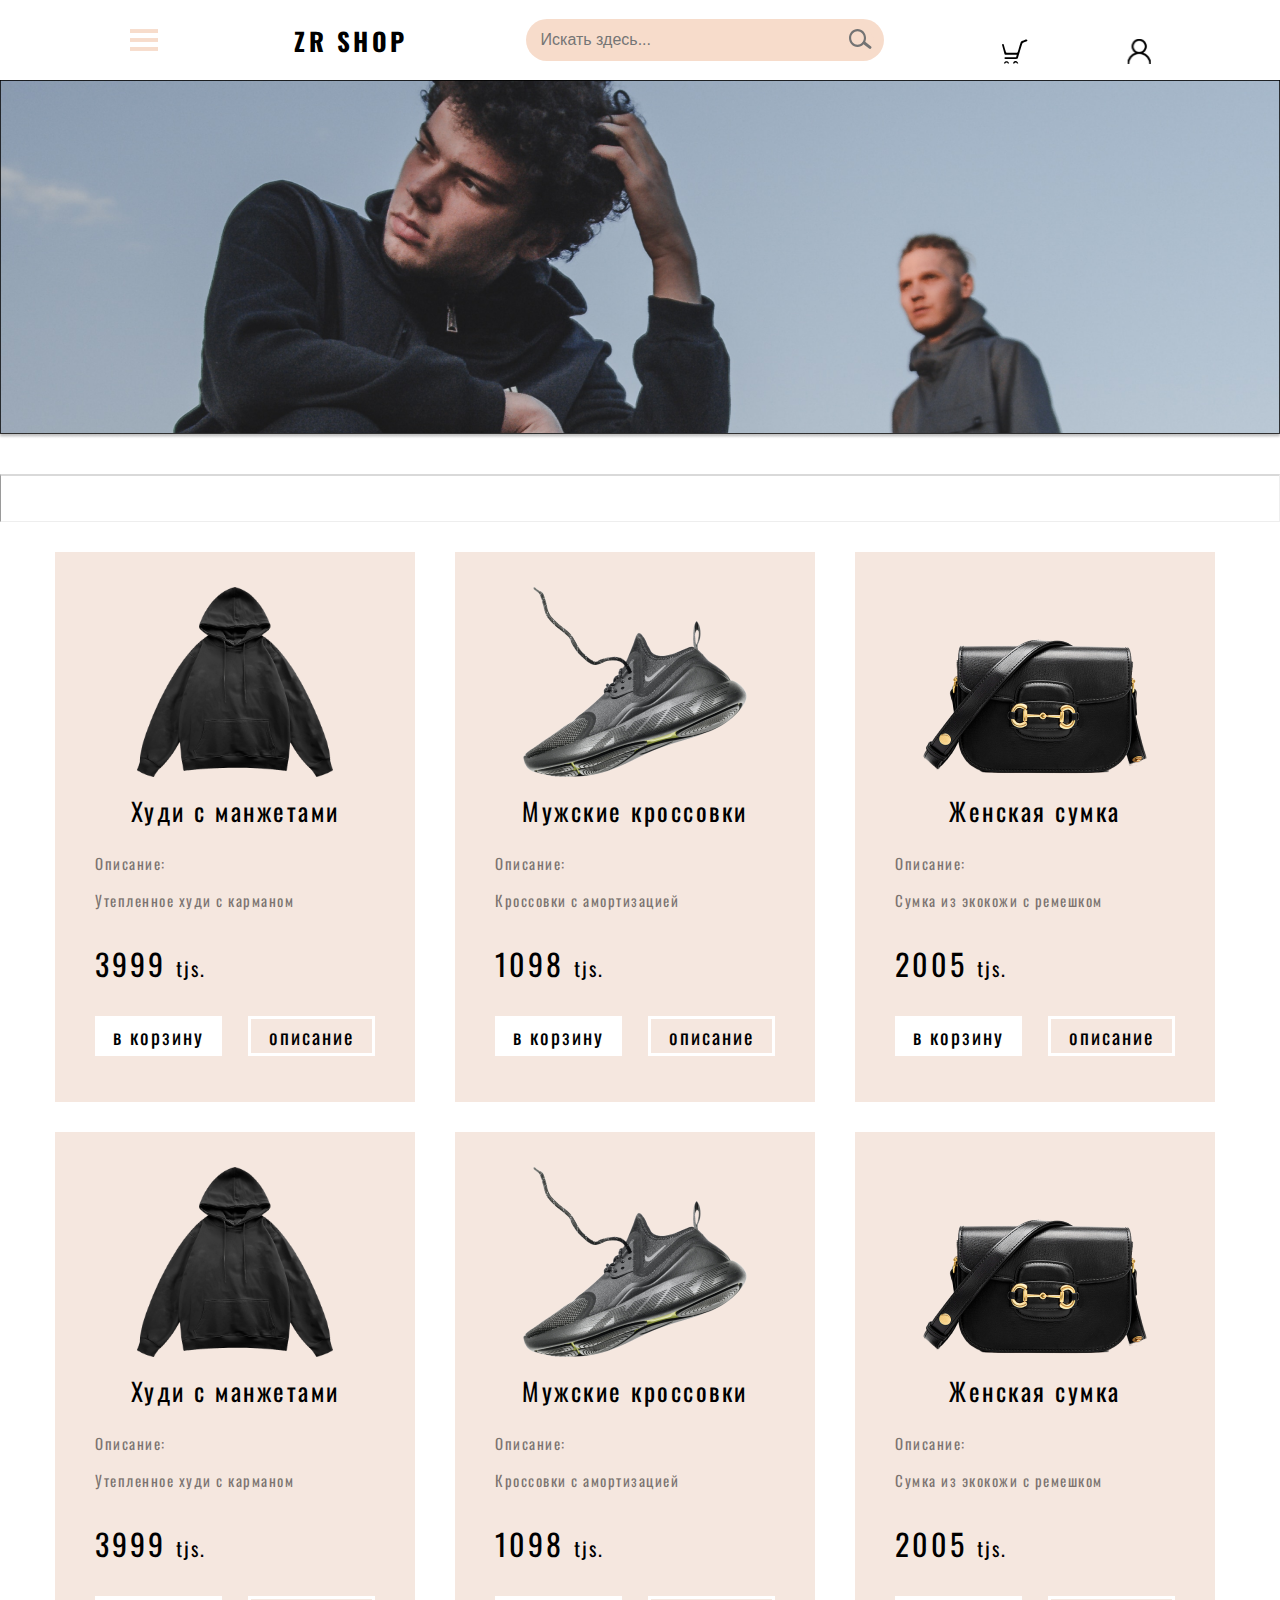
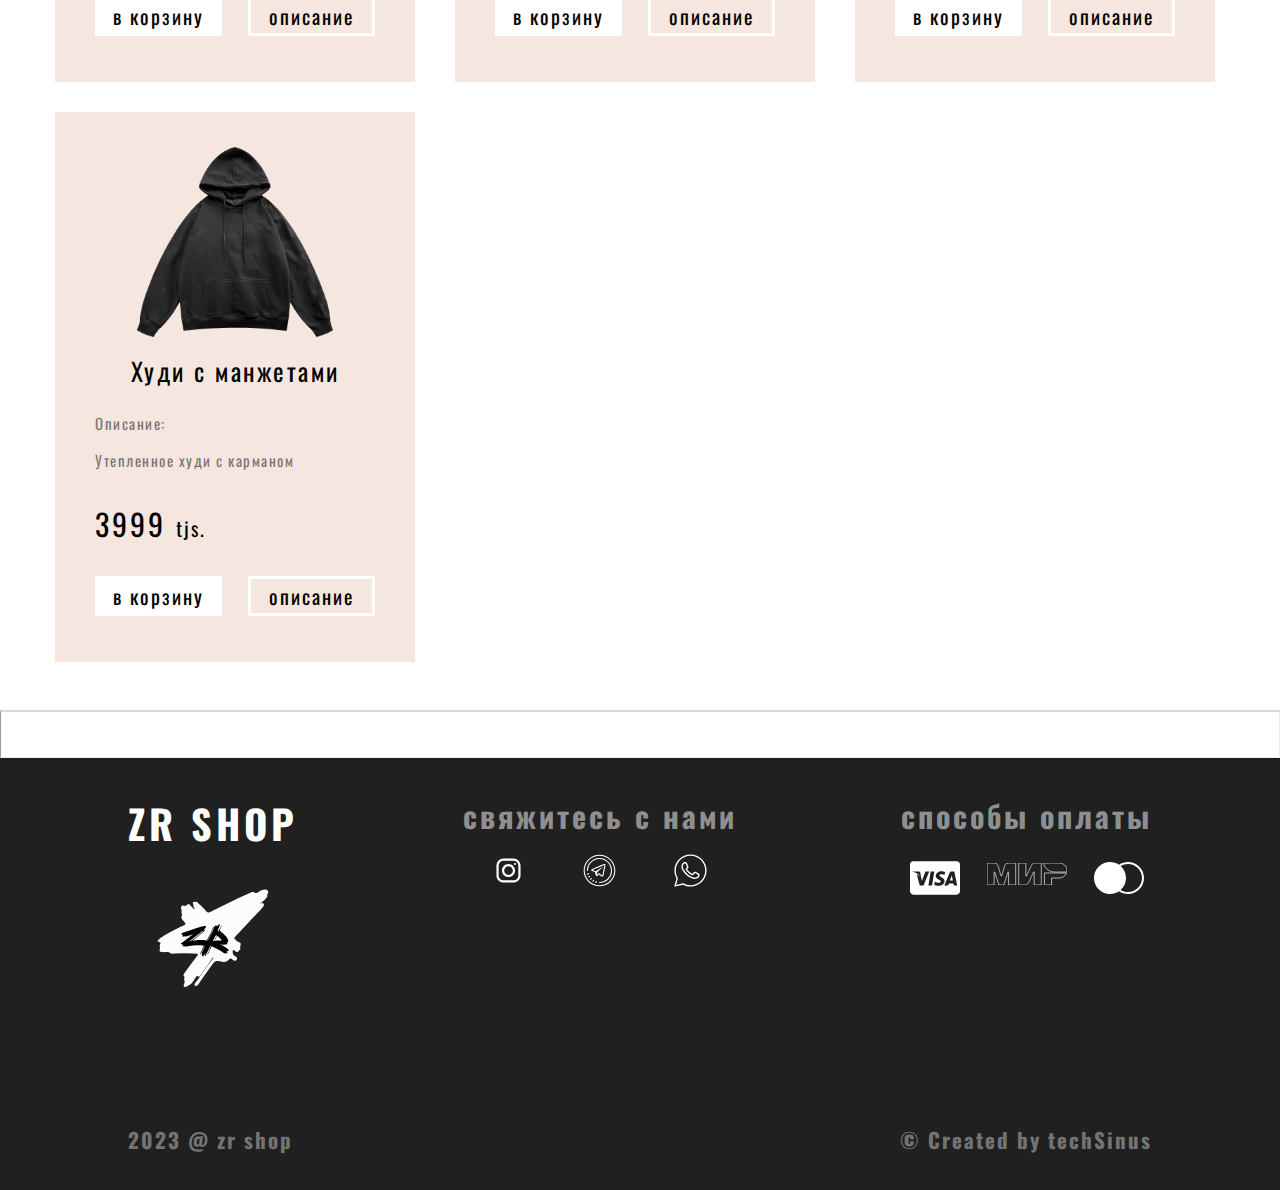
<file: index.html>
<!DOCTYPE html>
<html lang="ru">

<head>
    <meta charset="utf-8">
    <meta http-equiv="X-UA-Compatible" content="IE-edge">
    <meta name="viewport" content="width=device-width, initial-scale=1.0">
    <title>ZR shop</title>
    <link rel="stylesheet" href="scss/main.css">

    <link rel="preconnect" href="https://fonts.googleapis.com">
    <link rel="preconnect" href="https://fonts.gstatic.com" crossorigin>
    <link href="https://fonts.googleapis.com/css2?family=Oswald&display=swap" rel="stylesheet">
</head>

<body class="main-body">
    <aside id="sidenav-open">
        <nav>
            <ul class="option_list">
                <li class="menu_option">Новинки</li>
                <li class="menu_option">Верхняя одежда</li>
                <li class="menu_option">Обувь</li>
                <li class="menu_option">Аксессуары</li>
            </ul>
        </nav>

        <a href="#" id="sidenav-close" title="Close Menu" aria-label="Close Menu" onclick="window.history.back()"></a>
    </aside>



    <main class="ultramain">
        <header class="header">
            <article class="header_cont">
                <section class="top_container">
                    <a href="#sidenav-open" id="sidenav-button" class="hamburger" title="Open Menu" aria-label="Open Menu">
                        <div class="button"></div>
                        <svg viewBox="0 0 50 40" role="presentation" focusable="false" aria-label="trigram for heaven symbol">
                            <line x1="0" x2="100%" y1="10%" y2="10%" />
                            <line x1="0" x2="100%" y1="50%" y2="50%" />
                            <line x1="0" x2="100%" y1="90%" y2="90%" />
                        </svg>
                    </a>
                    <p class="header_logo">ZR SHOP</p>
                    <article class="search_leptop">
                        <form class="search">
                            <input class="input_search" type="text" placeholder="Искать здесь...">
                            <button class="search_button">
                                <img src="img/search.svg" alt="">
                            </button>
                        </form>
                    </article>
                    <div class="card_head_cont">
                    <a class="link_cont" href="#"><img class="header_link_img" src="img/basket.svg" alt=""></a>
                    <a class="link_cont" href="#"><img class="header_link_img" src="img/profileicon.svg" alt=""></a>
                </div>
                </section>
                <section class="search_bottom">
                    <form class="search">
                        <input class="input_search" type="text" placeholder="Искать здесь...">
                        <button class="search_button">
                            <img src="img/search.svg" alt="">
                        </button>
                    </form>
                </section>
            </article>
        </header>
        <article>
            <div class="cover_cont">
                <img class="cover" src="img/main_top.png" alt="Grumpy people">
            </div>
            <hr class="solid">
        </article>
        <article class="main-page">
            <div class="card_conteiner">
                <div class="main-card">
                    <img class="card_img" src="img/hoody.png" alt="Product Image">
                    <h2 class="card_header">Худи с манжетами</h2>
                    <div class="card_text_top">
                        <p class="card_text">Описание:</p>
                        <p class="card_text">Утепленное худи с карманом</p>
                    </div>
                    <div class="price">3999 <span class="cu">tjs.</span></div>
                    <div class="buttons">
                        <button class="add-to-cart">в корзину</button>
                        <button class="description">описание</button>
                    </div>

                </div>
                <div class="main-card">
                    <img class="card_img" src="img/cross.png" alt="Product Image">
                    <h2 class="card_header">Мужские кроссовки</h2>
                    <div class="card_text_top">
                        <p class="card_text">Описание:</p>
                        <p class="card_text">Кроссовки с амортизацией</p>
                    </div>
                    <div class="price">1098 <span class="cu">tjs.</span></div>
                    <div class="buttons">
                        <button class="add-to-cart">в корзину</button>
                        <button class="description">описание</button>
                    </div>
                </div>
                <div class="main-card">
                    <img class="card_img" src="img/bag.png" alt="Product Image">
                    <h2 class="card_header">Женская сумка</h2>
                    <div class="card_text_top">
                        <p class="card_text">Описание:</p>
                        <p class="card_text">Сумка из экокожи с ремешком</p>
                    </div>
                    <div class="price">2005 <span class="cu">tjs.</span></div>
                    <div class="buttons">
                        <button class="add-to-cart">в корзину</button>
                        <button class="description">описание</button>
                    </div>
                </div>
                <div class="main-card">
                    <img class="card_img" src="img/hoody.png" alt="Product Image">
                    <h2 class="card_header">Худи с манжетами</h2>
                    <div class="card_text_top">
                        <p class="card_text">Описание:</p>
                        <p class="card_text">Утепленное худи с карманом</p>
                    </div>
                    <div class="price">3999 <span class="cu">tjs.</span></div>
                    <div class="buttons">
                        <button class="add-to-cart">в корзину</button>
                        <button class="description">описание</button>
                    </div>

                </div>
                <div class="main-card">
                    <img class="card_img" src="img/cross.png" alt="Product Image">
                    <h2 class="card_header">Мужские кроссовки</h2>
                    <div class="card_text_top">
                        <p class="card_text">Описание:</p>
                        <p class="card_text">Кроссовки с амортизацией</p>
                    </div>
                    <div class="price">1098 <span class="cu">tjs.</span></div>
                    <div class="buttons">
                        <button class="add-to-cart">в корзину</button>
                        <button class="description">описание</button>
                    </div>
                </div>
                <div class="main-card">
                    <img class="card_img" src="img/bag.png" alt="Product Image">
                    <h2 class="card_header">Женская сумка</h2>
                    <div class="card_text_top">
                        <p class="card_text">Описание:</p>
                        <p class="card_text">Сумка из экокожи с ремешком</p>
                    </div>
                    <div class="price">2005 <span class="cu">tjs.</span></div>
                    <div class="buttons">
                        <button class="add-to-cart">в корзину</button>
                        <button class="description">описание</button>
                    </div>
                </div>
                <div class="main-card">
                    <img class="card_img" src="img/hoody.png" alt="Product Image">
                    <h2 class="card_header">Худи с манжетами</h2>
                    <div class="card_text_top">
                        <p class="card_text">Описание:</p>
                        <p class="card_text">Утепленное худи с карманом</p>
                    </div>
                    <div class="price">3999 <span class="cu">tjs.</span></div>
                    <div class="buttons">
                        <button class="add-to-cart">в корзину</button>
                        <button class="description">описание</button>
                    </div>
                </div>
            </div>
        </article>
        <hr class="solid">

        <footer class="index_footer">
            <article class="info_cont">
                <section class="conteiner">
                    <section class="logo_cont">
                        <h2 class="logo_header">ZR SHOP</h2>
                        <div class="logo_img_cont">
                            <img class="logo_img" src="img/white_logo.svg">
                        </div>
                    </section>
                    <section class="social_cont">
                        <h2 class="footer_header">свяжитесь с нами</h2>
                        <div class="social_icons">
                            <a href="#"><img class="social_icon" src="img/inst.svg"></a>
                            <a href="#"><img class="social_icon" src="img/tele.svg"></a>
                            <a href="#"><img class="social_icon" src="img/whatsapp.svg"></a>
                        </div>
                    </section>
                    <section class="pay_cont">
                        <h2 class="footer_header">способы оплаты</h2>
                        <div class="pay_icons">
                            <a href="#"><img class="icon_viza" src="img/visa.svg"></a>
                            <a href="#"><img class="icon_world" src="img/mirmir.svg"></a>
                            <a href="#"><img class="icon_master" src="img/mastercard.svg"></a>
                        </div>
                    </section>
                </section>
                <article class="copy_cont">
                    <section class="copyright">
                        <h2>2023 @ zr shop</h2>
                    </section>
                    <section class="copyright">
                        <h2>© Created by techSinus</h2>
                    </section>
                </article>
            </article>
        </footer>
    </main>


</body></html>
</file>
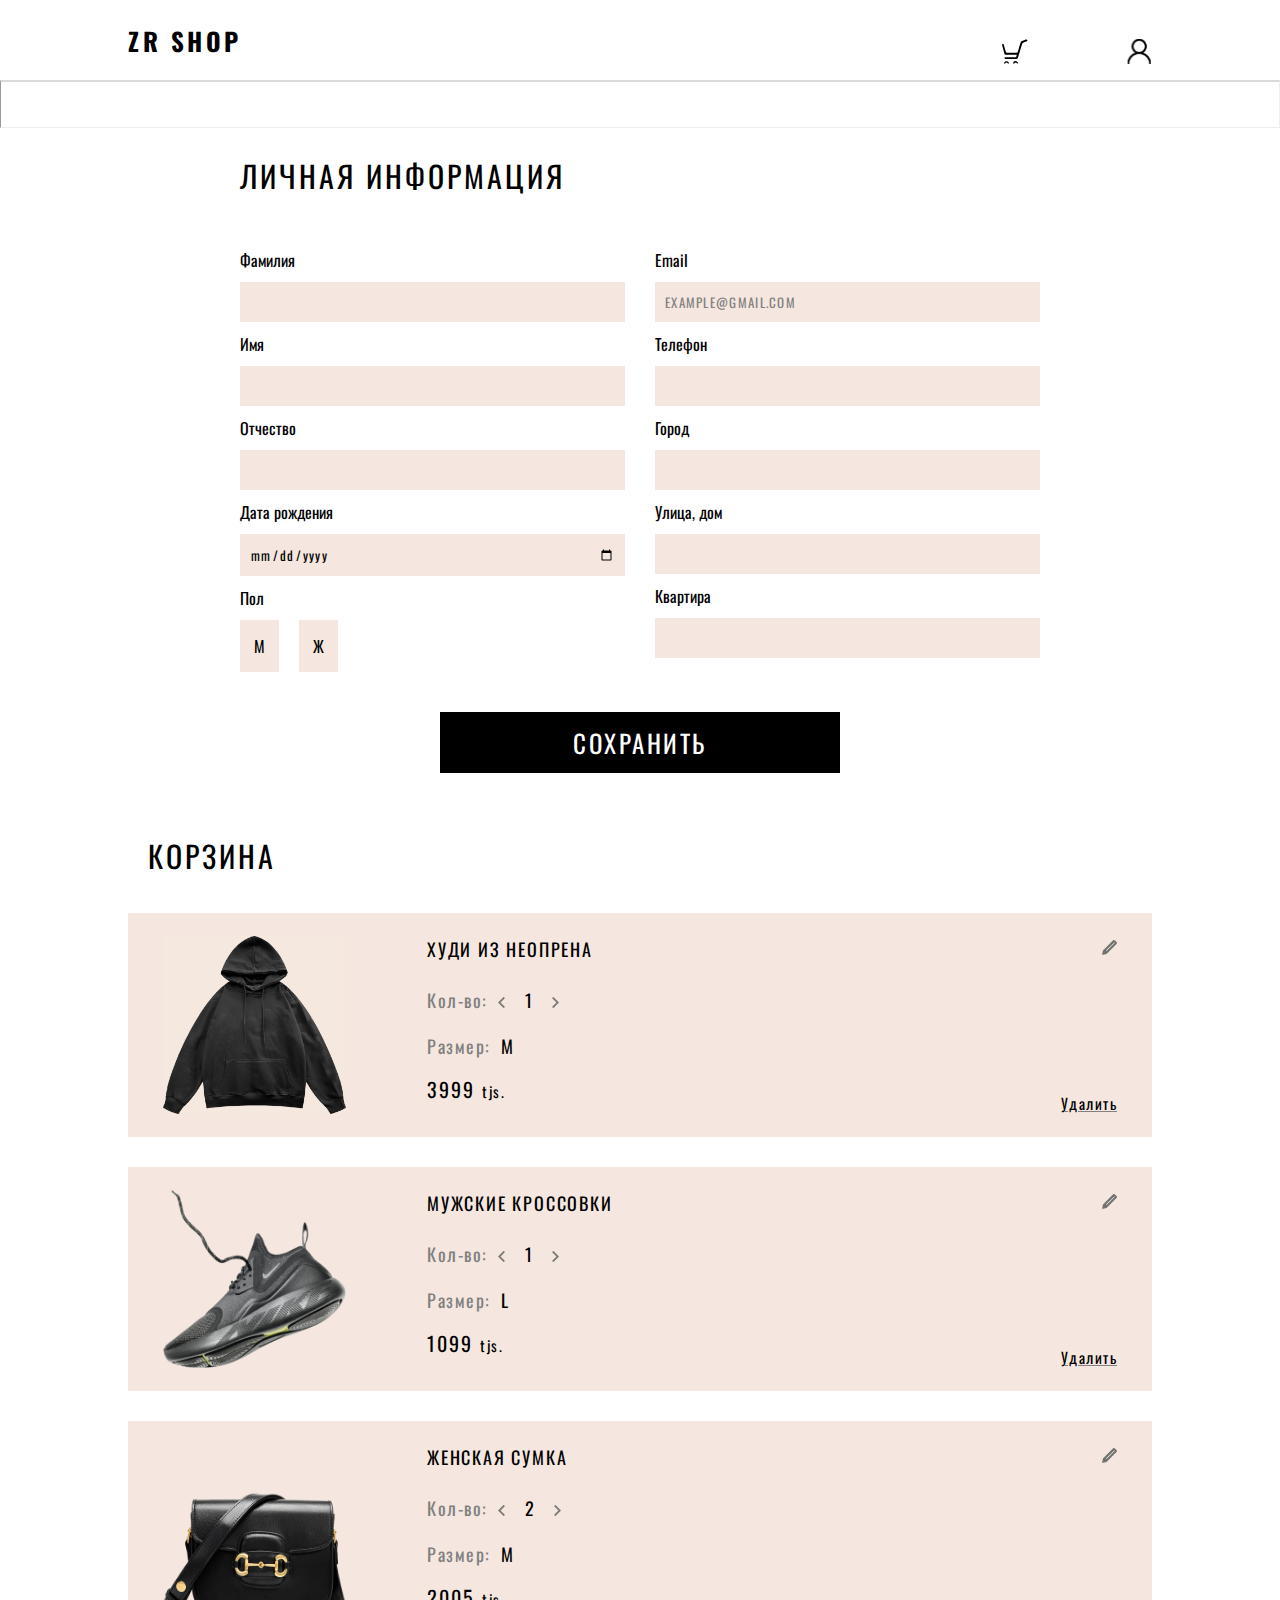
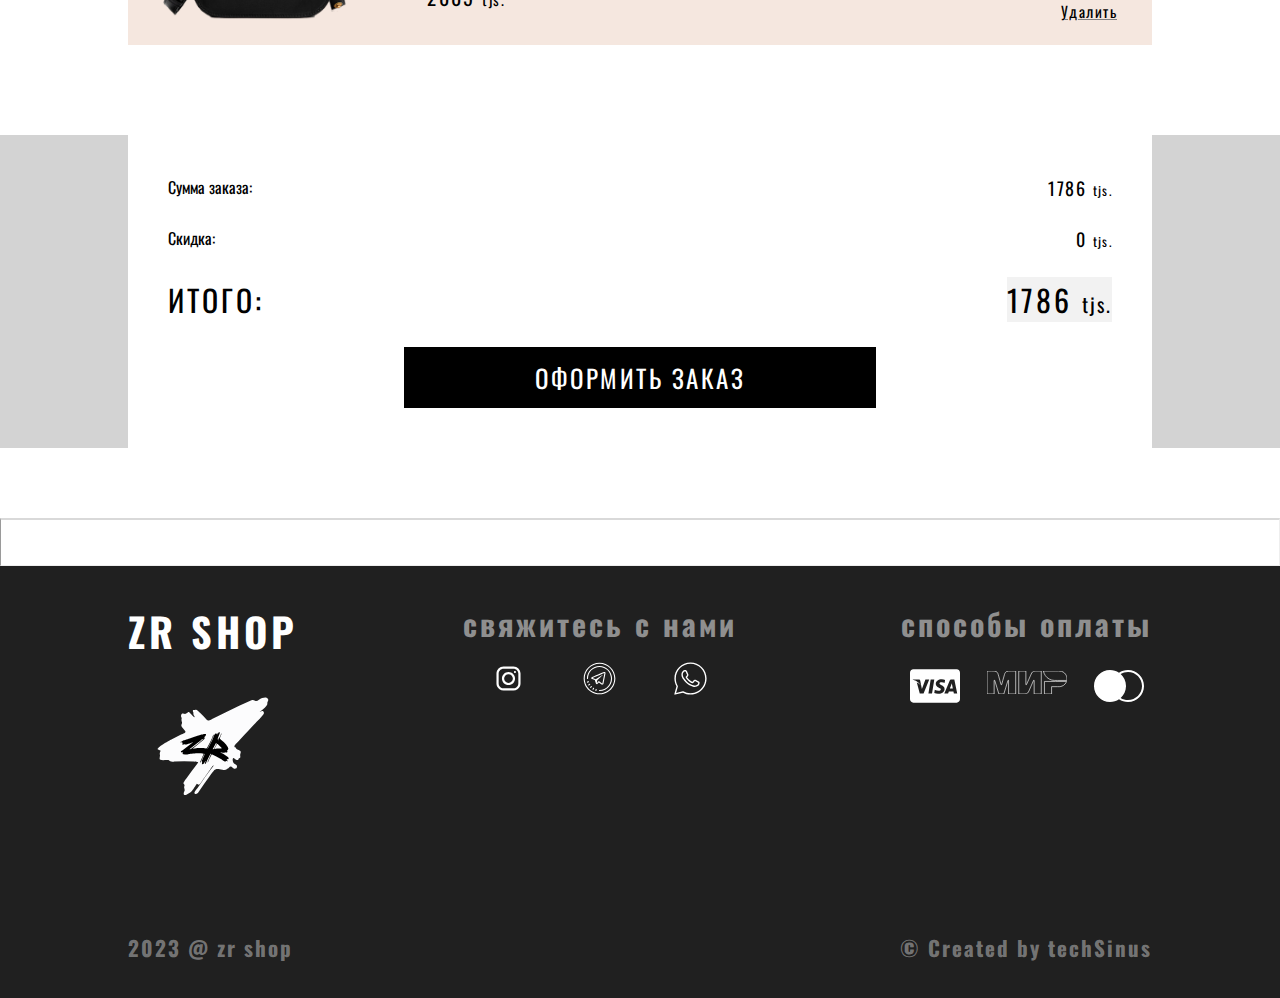
<file: cart.html>
<!DOCTYPE html>
<html lang="ru">

<head>
    <meta charset="utf-8">
    <meta name="viewport" content="width=device-width, initial-scale=1.0">
    <title>ZR shop | Cart</title>
    <link rel="stylesheet" href="scss/main.css">

    <link rel="preconnect" href="https://fonts.googleapis.com">
    <link rel="preconnect" href="https://fonts.gstatic.com" crossorigin>
    <link href="https://fonts.googleapis.com/css2?family=Oswald&display=swap" rel="stylesheet">
</head>

<body>
    <header class="header" style="height: 80px;">
        <article class="header_cont">
            <section class="top_container">
                <p class="header_logo">ZR SHOP</p>
                <div class="card_head_cont">
                    <a class="link_cont" href="#"><img class="header_link_img" src="img/basket.svg" alt=""></a>
                    <a class="link_cont" href="#"><img class="header_link_img" src="img/profileicon.svg" alt=""></a>
                </div>
            </section>
        </article>
    </header>

    <main class="cart-page">
        <hr class="solid">
        <section class="pers_info_section">

            <div class="first_banner">
                <h2 class="banner">Личная информация</h2>
            </div>

            <div class="info_form">
                <div class="first_col">
                    <p class="param">Фамилия</p>
                    <input class="input_data" type="text">
                    <p class="param">Имя</p>
                    <input class="input_data" type="text">
                    <p class="param">Отчество</p>
                    <input class="input_data" type="text">
                    <p class="param">Дата рождения</p>
                    <input class="input_data" type="date" placeholder="дд.мм.гггг" pattern="\d{2}.\d{2}.\d{4}">
                    <p class="param">Пол</p>
                    <div class="gender-container">
                        <input type="radio" id="male" name="gender" class="gender-input">
                        <label for="male" class="gender-label">
                            М</label>
                        <input type="radio" id="female" name="gender" class="gender-input">
                        <label for="female" class="gender-label">
                            Ж
                        </label>
                    </div>

                </div>
                <div class="second_col">
                    <p class="param">Email</p>
                    <input class="input_data" type="email" placeholder="example@gmail.com">
                    <p class="param">Телефон</p>
                    <input class="input_data" type="tel">
                    <p class="param">Город</p>
                    <input class="input_data" type="text">
                    <p class="param">Улица, дом</p>
                    <input class="input_data" type="text">
                    <p class="param">Квартира</p>
                    <input class="input_data" type="text">
                </div>

            </div>

            <div class="big_bttn_section">
                <button class="big_bttn">
                    Сохранить
                </button>
            </div>
        </section>

        <section class="banner_section">
            <h2 class="banner">Корзина</h2>
        </section>

        <section class="basket-card-grid">

            <div class="basket-card">
                <div class="product-item">
                    <img class="product-image" src="img/hood1.jpg" alt="Product Image">
                    <div class="card-info">
                        <h2 class="name">Худи из неопрена</h2>
                        <div class="parameter">
                            <p class="param">Кол-во:</p>
                            <img class="arrow" src="img/arrow 1.png" alt="arrow">
                            <p class="characteristic">1</p>
                            <img class="arrow" src="img/arrow 2.png" alt="arrow">
                        </div>
                        <div class="parameter">
                            <p class="param">Размер:</p>
                            <p class="characteristic">M</p>
                        </div>

                        <div class="price">3999 <span class="cu">tjs.</span></div>
                    </div>
                </div>

                <div class="redaction_menu">
                    <button class="redact_product">
                        <img src="img/edit icon 1.png">
                    </button>
                    <button class="delete_product">
                        <p class="bttn_txt">Удалить</p>
                    </button>

                </div>
            </div>

            <div class="basket-card">
                <div class="product-item">
                    <img class="product-image" src="img/cross.png" alt="Product Image">
                    <div class="card-info">
                        <h2 class="name">Мужские кроссовки</h2>
                        <div class="parameter">
                            <p class="param">Кол-во:</p>
                            <img class="arrow" src="img/arrow 1.png" alt="arrow">
                            <p class="characteristic">1</p>
                            <img class="arrow" src="img/arrow 2.png" alt="arrow">
                        </div>
                        <div class="parameter">
                            <p class="param">Размер:</p>
                            <p class="characteristic">L</p>
                        </div>

                        <div class="price">1099 <span class="cu">tjs.</span></div>
                    </div>
                </div>

                <div class="redaction_menu">
                    <button class="redact_product">
                        <img src="img/edit icon 1.png">
                    </button>
                    <button class="delete_product">
                        <p class="bttn_txt">Удалить</p>
                    </button>

                </div>
            </div>

            <div class="basket-card">
                <div class="product-item">
                    <img class="product-image" src="img/bag.png" alt="Product Image">
                    <div class="card-info">
                        <h2 class="name">Женская сумка</h2>
                        <div class="parameter">
                            <p class="param">Кол-во:</p>
                            <img class="arrow" src="img/arrow 1.png" alt="arrow">
                            <p class="characteristic">2</p>
                            <img class="arrow" src="img/arrow 2.png" alt="arrow">
                        </div>
                        <div class="parameter">
                            <p class="param">Размер:</p>
                            <p class="characteristic">M</p>
                        </div>

                        <div class="price">2005 <span class="cu">tjs.</span></div>
                    </div>
                </div>

                <div class="redaction_menu">
                    <button class="redact_product">
                        <img src="img/edit icon 1.png">
                    </button>
                    <button class="delete_product">
                        <p class="bttn_txt">Удалить</p>
                    </button>

                </div>
            </div>




        </section>

        <article class="strip">
            <section class="purchase_section">
                <div class="purchase_content">
                    <div class="price-parameter">
                        <p class="param">Сумма заказа:</p>
                        <div class="part-price">1786 <span class="cu">tjs.</span></div>
                    </div>
                    <div class="price-parameter">
                        <p class="param">Скидка:</p>
                        <div class="part-price">0 <span class="cu">tjs.</span></div>
                    </div>
                    <div class="price-parameter">
                        <h2 class="banner">Итого:</h2>
                        <div class="total-price">1786 <span class="cu">tjs.</span></div>
                    </div>

                    <div class="big_bttn_section">
                        <button class="big_bttn">
                            Оформить заказ
                        </button>
                    </div>
                </div>
            </section>
        </article>
        <hr class="solid">
    </main>

    <footer class="index_footer">
        <article class="info_cont">
            <section class="conteiner">
                <section class="logo_cont">
                    <h2 class="logo_header">ZR SHOP</h2>
                    <div class="logo_img_cont">
                        <img class="logo_img" src="img/white_logo.svg">
                    </div>
                </section>
                <section class="social_cont">
                    <h2 class="footer_header">свяжитесь с нами</h2>
                    <div class="social_icons">
                        <a href="#"><img class="social_icon" src="img/inst.svg"></a>
                        <a href="#"><img class="social_icon" src="img/tele.svg"></a>
                        <a href="#"><img class="social_icon" src="img/whatsapp.svg"></a>
                    </div>
                </section>
                <section class="pay_cont">
                    <h2 class="footer_header">способы оплаты</h2>
                    <div class="pay_icons">
                        <a href="#"><img class="icon_viza" src="img/visa.svg"></a>
                        <a href="#"><img class="icon_world" src="img/mirmir.svg"></a>
                        <a href="#"><img class="icon_master" src="img/mastercard.svg"></a>
                    </div>
                </section>
            </section>
            <article class="copy_cont">
                <section class="copyright">
                    <h2>2023 @ zr shop</h2>
                </section>
                <section class="copyright">
                    <h2>© Created by techSinus</h2>
                </section>
            </article>
        </article>
    </footer>

    </footer>

</body></html>
</file>
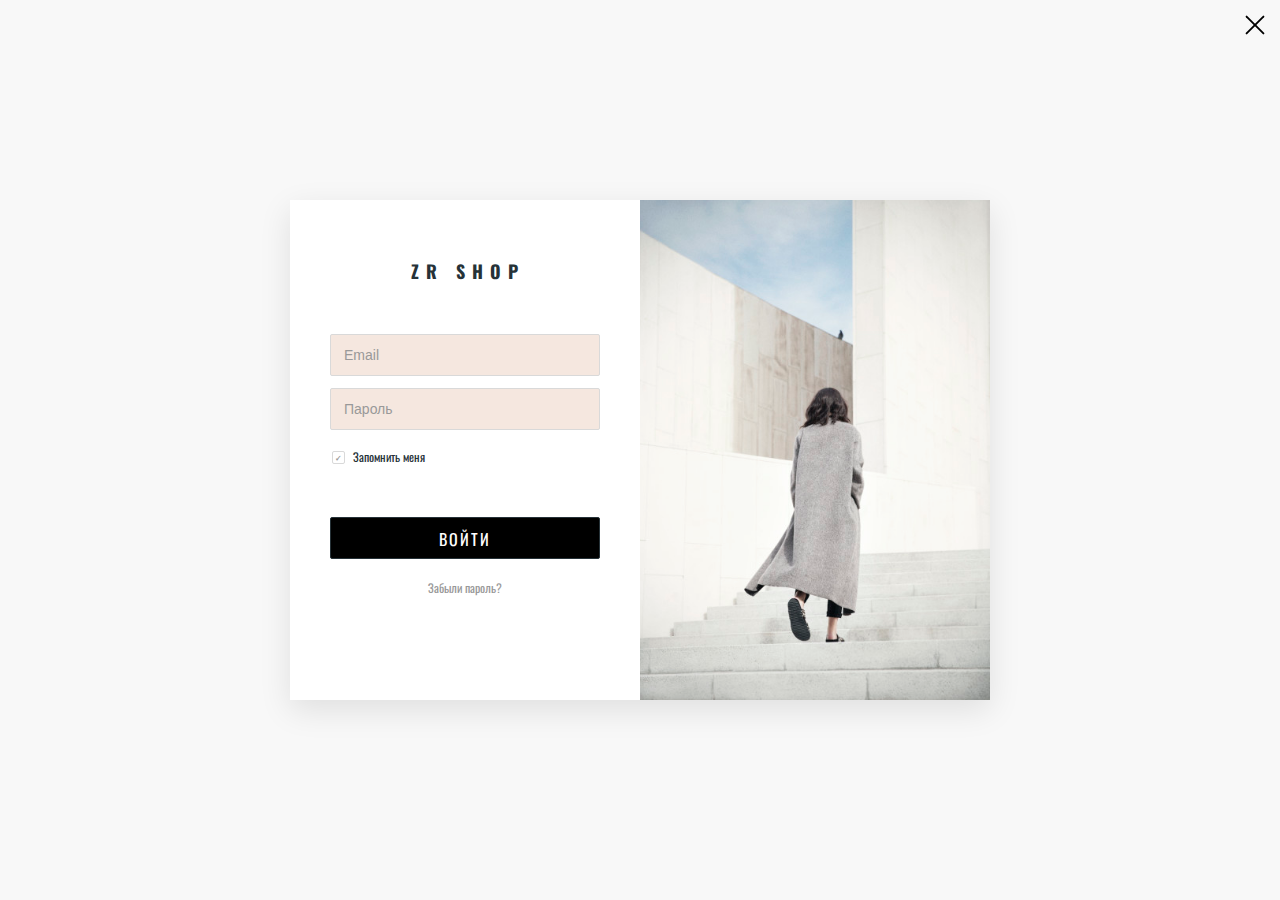
<file: entrance.html>
<!DOCTYPE html>
<html>
    <head>
        <meta charset="utf-8">
        <meta http-equiv="X-UA-Compatible" content="IE-edge">
        <meta name="viewport" content="width=device-width, initial-scale=1.0">
        <title>ZR shop</title>
        <link rel="stylesheet" href="scss/main.css">

        <link rel="preconnect" href="https://fonts.googleapis.com">
        <link rel="preconnect" href="https://fonts.gstatic.com" crossorigin>
        <link href="https://fonts.googleapis.com/css2?family=Oswald&display=swap" rel="stylesheet">
    </head>
    
    <body class="entrance">
        <a class="link_back" href="index.html">
                    <img class="close_img" src="img/cross.svg" alt="goBack">
                </a>

<section class="container">
	<article class="half">
        <h1>ZR SHOP</h1>
        <div class="content">
            <div class="signin-cont cont">
                <form action="#" method="post" enctype="multipart/form-data">
                    <input type="email" name="email" id="email" class="inpt" required="required" placeholder="Email">
                    <label for="email">Email</label>
                    <input type="password" name="password" id="password" class="inpt" required="required" placeholder="Пароль">
                    <label for="password">Пароль</label>
                    <input type="checkbox" id="remember" class="checkbox" checked>
                    <label for="remember">Запомнить меня</label>
                    <div class="submit-wrap">
                        <input type="submit" value="ВОЙТИ" class="submit">
                        <a href="#" class="more">Забыли пароль?</a>
                    </div>
                </form>
            </div>
        </div>
        </article>
    <div class="half bg">
        <img src="img/entrance.jpg" alt="">
    </div>
</section>
    </body>
</html>
</file>
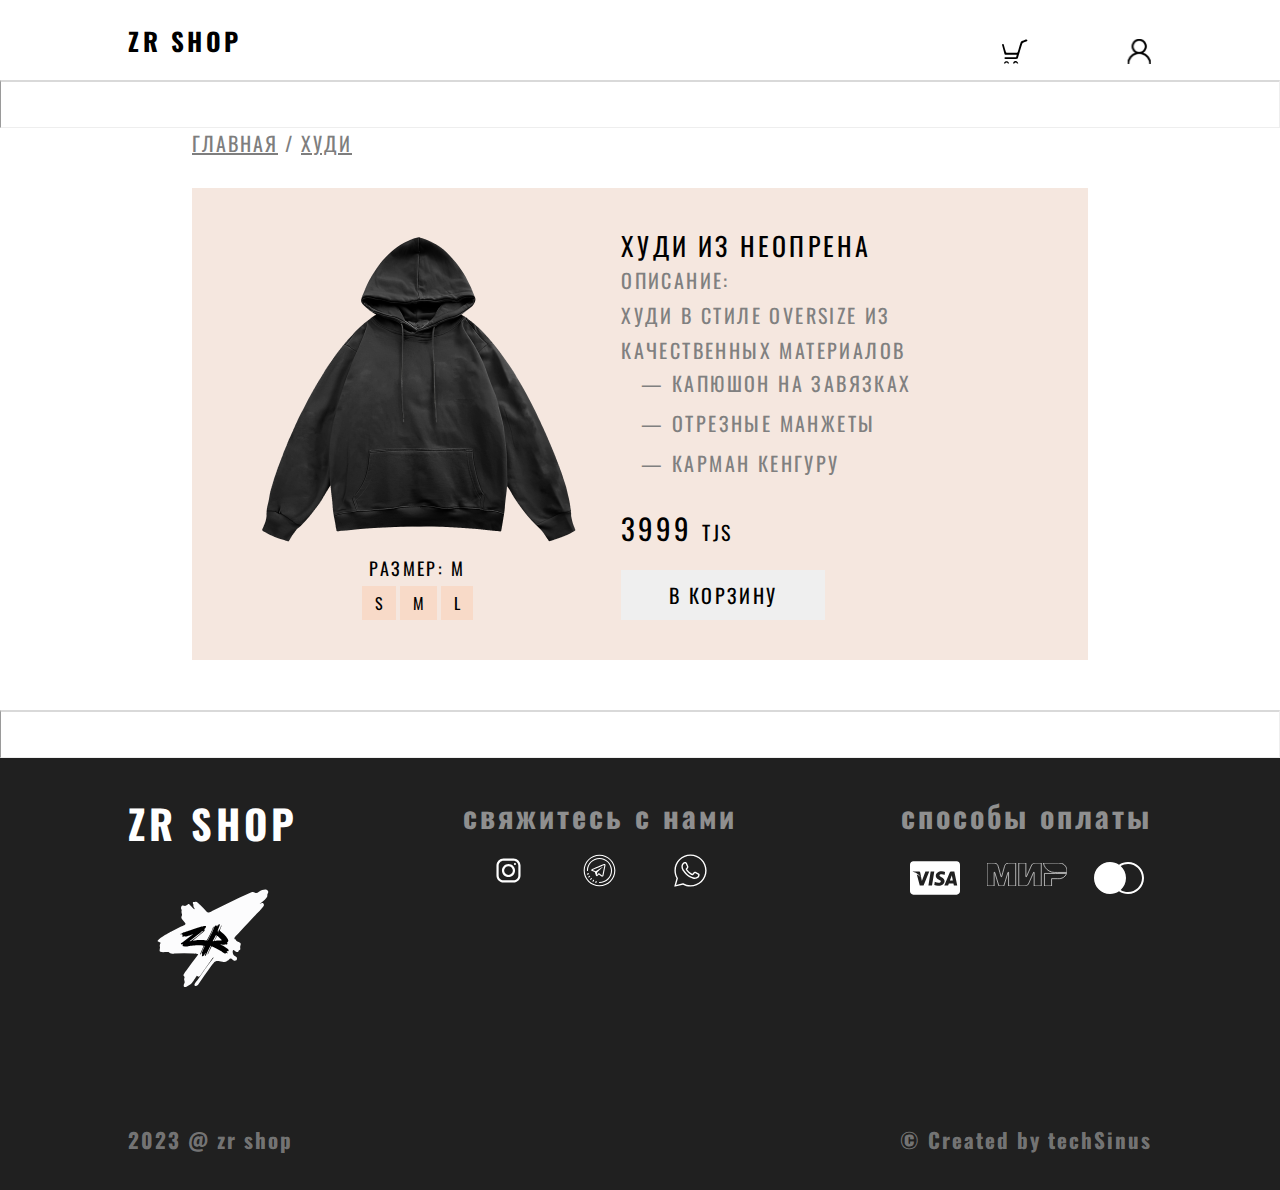
<file: product.html>
<!DOCTYPE html>
<html lang="en">

<head>
    <meta charset="utf-8">
    <meta http-equiv="X-UA-Compatible" content="IE-edge">
    <meta name="viewport" content="width=device-width, initial-scale=1.0">
    <title>Product</title>
    <link rel="stylesheet" href="scss/main.css">

    <link rel="preconnect" href="https://fonts.googleapis.com">
    <link rel="preconnect" href="https://fonts.gstatic.com" crossorigin>
    <link href="https://fonts.googleapis.com/css2?family=Oswald&display=swap" rel="stylesheet">
</head>

<body>

    <header class="header" style="height: 80px;">
        <article class="header_cont">
            <section class="top_container">
                <p class="header_logo">ZR SHOP</p>
                <div class="card_head_cont">
                    <a class="link_cont" href="#"><img class="header_link_img" src="img/basket.svg" alt=""></a>
                    <a class="link_cont" href="#"><img class="header_link_img" src="img/profileicon.svg" alt=""></a>
                </div>
            </section>
        </article>
    </header>

    <main class="product_main">
        <hr class="solid">
        <article class="product_cont">
            <article class="path">
                <a class="path_link">ГЛАВНАЯ</a>
                <span class="path_part">/</span>
                <a class="path_link">ХУДИ</a>
            </article>
            <article class="product_card">
                <section class="clothes">
                    <img class="clothes_img" src="img/productHood.png">
                    <p class="clothes_header">Размер: м</p>
                    <div class="size_cont">
                        <span class="clothes_size">
                            <button class="button_size">S</button>
                            <button class="button_size">M</button>
                            <button class="button_size">L</button>
                        </span>
                    </div>

                </section>
                <section class="descr_section">
                    <div class="descr_cont">
                        <h2 class="description_title">Худи из неопрена</h2>
                        <p class="description_text">Описание:</p>
                        <p class="description_text">Худи в стиле oversize из качественных материалов</p>
                        <ul class="features">
                            <li class="features_text">— Капюшон на завязках</li>
                            <li class="features_text">— Отрезные манжеты</li>
                            <li class="features_text">— Карман кенгуру</li>
                        </ul>
                    </div>
                    <div class="add_cont">
                        <div class="product_price">3999 <span class="product_cu">tjs</span></div>
                        <button class="button_add"> В КОРЗИНУ</button>
                    </div>
                </section>
            </article>

        </article>


        <article class="carousel-section">
<!--
            <section class="carousel">
                <img class="car_item" id="unf" src="img/image1.png" alt="product">
                <img class="car_item" id="fun" src="img/image3.png" alt="product">
                <img class="car_item" id="unf" src="img/image2.png" alt="product">
            </section>
            <img class="slider" src="img/list.png">
-->
        </article>
        <hr class="solid">
    </main>
    <footer class="index_footer">
        <article class="info_cont">
            <section class="conteiner">
                <section class="logo_cont">
                    <h2 class="logo_header">ZR SHOP</h2>
                    <div class="logo_img_cont">
                        <img class="logo_img" src="img/white_logo.svg">
                    </div>
                </section>
                <section class="social_cont">
                    <h2 class="footer_header">свяжитесь с нами</h2>
                    <div class="social_icons">
                        <a href="#"><img class="social_icon" src="img/inst.svg"></a>
                        <a href="#"><img class="social_icon" src="img/tele.svg"></a>
                        <a href="#"><img class="social_icon" src="img/whatsapp.svg"></a>
                    </div>
                </section>
                <section class="pay_cont">
                    <h2 class="footer_header">способы оплаты</h2>
                    <div class="pay_icons">
                        <a href="#"><img class="icon_viza" src="img/visa.svg"></a>
                        <a href="#"><img class="icon_world" src="img/mirmir.svg"></a>
                        <a href="#"><img class="icon_master" src="img/mastercard.svg"></a>
                    </div>
                </section>
            </section>
            <article class="copy_cont">
                <section class="copyright">
                    <h2>2023 @ zr shop</h2>
                </section>
                <section class="copyright">
                    <h2>© Created by techSinus</h2>
                </section>
            </article>
        </article>
    </footer>
</body></html>
</file>
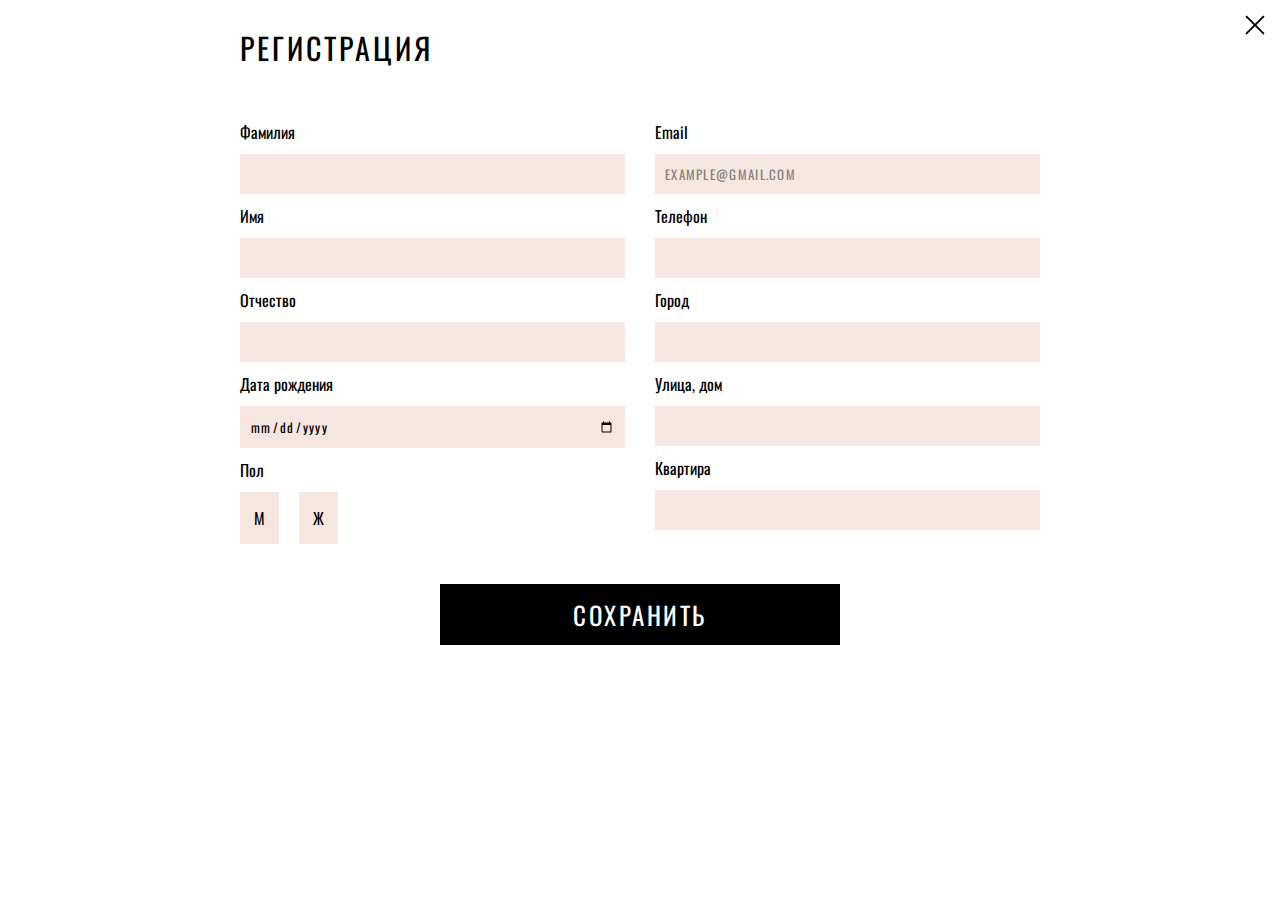
<file: registration.html>
<!DOCTYPE html>
<html lang="ru">

<head>
    <meta charset="utf-8">
    <meta name="viewport" content="width=device-width, initial-scale=1.0">
    <title>ZR shop | Registration</title>
    <link rel="stylesheet" href="scss/main.css">

    <link rel="preconnect" href="https://fonts.googleapis.com">
    <link rel="preconnect" href="https://fonts.gstatic.com" crossorigin>
    <link href="https://fonts.googleapis.com/css2?family=Oswald&display=swap" rel="stylesheet">
</head>

<body>


    <main class="cart-page">
        <a class="link_back" href="index.html">
                    <img class="close_img" src="img/cross.svg" alt="goBack">
                </a>
        <section class="pers_info_section">

            <div class="reg_banner_section">
                <h2 class="banner">Регистрация</h2>

            </div>

            <div class="info_form">
                <div class="first_col">
                    <p class="param">Фамилия</p>
                    <input class="input_data" type="text">
                    <p class="param">Имя</p>
                    <input class="input_data" type="text">
                    <p class="param">Отчество</p>
                    <input class="input_data" type="text">
                    <p class="param">Дата рождения</p>
                    <input class="input_data" type="date" placeholder="дд.мм.гггг" pattern="\d{2}.\d{2}.\d{4}">
                    <p class="param">Пол</p>
                    <div class="gender-container">
                        <input type="radio" id="male" name="gender" class="gender-input">
                        <label for="male" class="gender-label">
                            М</label>
                        <input type="radio" id="female" name="gender" class="gender-input">
                        <label for="female" class="gender-label">
                            Ж
                        </label>
                    </div>

                </div>
                <div class="second_col">
                    <p class="param">Email</p>
                    <input class="input_data" type="email" placeholder="example@gmail.com">
                    <p class="param">Телефон</p>
                    <input class="input_data" type="tel">
                    <p class="param">Город</p>
                    <input class="input_data" type="text">
                    <p class="param">Улица, дом</p>
                    <input class="input_data" type="text">
                    <p class="param">Квартира</p>
                    <input class="input_data" type="text">
                </div>

            </div>

            <div class="big_bttn_section">
                <button class="big_bttn">
                    Сохранить
                </button>
            </div>
        </section>
    </main>

</body></html>
</file>
<file: scss/main.css>
@charset "UTF-8";
@import "./blocks/menus.css";
* {
  -webkit-box-sizing: border-box;
          box-sizing: border-box;
  padding: 0;
  margin: 0;
}

input, button {
  border: none;
  font-size: inherit;
}

ul, li {
  list-style: none;
}

* {
  margin: 0;
  padding: 0;
  -webkit-box-sizing: border-box;
          box-sizing: border-box;
}

body {
  font-family: "Oswald", sans-serif;
  font-Weight: 400;
}

img {
  max-width: 100%;
  height: auto;
}

.main-page {
  -ms-flex-item-align: center;
      -ms-grid-row-align: center;
      align-self: center;
  padding-top: 30px;
  padding-bottom: 48px;
}

.solid {
  border-top: 2px solid #D9D9D9;
  padding-bottom: 45px;
}

.cover {
  margin-bottom: 30px;
  width: 100%;
}

button {
  cursor: pointer;
  font-family: "Oswald", sans-serif;
}

@media only screen and (min-width: 320px) {
  .main-page {
    display: -webkit-box;
    display: -ms-flexbox;
    display: flex;
    -webkit-box-pack: center;
        -ms-flex-pack: center;
            justify-content: center;
  }
  .card_conteiner {
    display: -ms-grid;
    display: grid;
    margin: 0 auto;
    -ms-grid-rows: auto;
    grid-template-rows: auto;
    grid-gap: 10px;
  }
  .main-card {
    width: 245px;
    height: 400px;
    padding: 15px 20px 25px 20px;
    background-color: #F5E7DF;
    display: -webkit-box;
    display: -ms-flexbox;
    display: flex;
    -webkit-box-orient: vertical;
    -webkit-box-direction: normal;
        -ms-flex-direction: column;
            flex-direction: column;
    -webkit-box-pack: center;
        -ms-flex-pack: center;
            justify-content: center;
  }
  .main-card .card_img {
    max-width: 167px;
    max-height: 149px;
    -ms-flex-item-align: center;
        -ms-grid-row-align: center;
        align-self: center;
    margin-bottom: 9px;
  }
  .main-card .card_carousel {
    font-size: 3px;
    -ms-flex-item-align: center;
        -ms-grid-row-align: center;
        align-self: center;
    margin-bottom: 15px;
  }
  .main-card .card_header {
    color: #000;
    font-size: 16px;
    font-style: normal;
    font-weight: 400;
    line-height: normal;
    letter-spacing: 1.6px;
    text-align: center;
  }
  .main-card .card_text_top {
    display: -ms-grid;
    display: grid;
    gap: 9px;
    margin-top: 15px;
    margin-bottom: 15px;
  }
  .main-card .card_text {
    color: rgba(0, 0, 0, 0.5);
    font-size: 11px;
    font-style: normal;
    font-weight: 400;
    line-height: normal;
    letter-spacing: 1.1px;
  }
  .main-card .price {
    font-size: 18px;
    font-style: normal;
    font-weight: 400;
    line-height: normal;
    letter-spacing: 1.8px;
  }
  .main-card .cu {
    font-size: 13px;
    font-style: normal;
    font-weight: 400;
    line-height: normal;
    letter-spacing: 1.3px;
  }
  .main-card .buttons {
    margin-top: 20px;
    display: -webkit-box;
    display: -ms-flexbox;
    display: flex;
    -webkit-box-pack: justify;
        -ms-flex-pack: justify;
            justify-content: space-between;
    text-align: center;
  }
  .main-card .buttons .add-to-cart {
    background-color: #fff;
    color: #000;
    width: 95px;
    height: 40px;
    text-align: center;
    border: solid 3px #FFF;
    font-size: 12px;
    font-style: normal;
    font-weight: 400;
    line-height: normal;
    letter-spacing: 1.2px;
    cursor: pointer;
  }
  .main-card .buttons .description {
    background-color: transparent;
    color: #000;
    width: 95px;
    height: 40px;
    text-align: center;
    border: solid 3px #FFF;
    font-size: 12px;
    font-style: normal;
    font-weight: 400;
    line-height: normal;
    letter-spacing: 1.2px;
    cursor: pointer;
  }
}
@media only screen and (min-width: 520px) {
  .card_conteiner {
    -ms-grid-columns: 1fr 10px 1fr;
    grid-template-columns: 1fr 1fr;
    width: 500px;
    grid-gap: 10px;
  }
}
@media only screen and (min-width: 768px) {
  .card_conteiner {
    -ms-grid-columns: 1fr 10px 1fr 10px 1fr;
    grid-template-columns: 1fr 1fr 1fr;
    width: 755px;
  }
  .main-card {
    height: 500px;
  }
}
@media only screen and (min-width: 1024px) {
  .card_conteiner {
    -ms-grid-columns: 1fr 30px 1fr;
    grid-template-columns: 1fr 1fr;
    grid-gap: 30px;
  }
  .card_conteiner {
    grid-gap: 30px;
  }
  .main-card {
    width: 360px;
    height: 550px;
    padding: 20px 40px 30px 40px;
  }
  .main-card .card_img {
    max-width: 224px;
    max-height: 190px;
    margin-bottom: 15px;
  }
  .main-card .card_carousel {
    font-size: 3px;
    -ms-flex-item-align: center;
        -ms-grid-row-align: center;
        align-self: center;
    margin-bottom: 22px;
  }
  .main-card .card_header {
    font-size: 25px;
    font-weight: 400;
    letter-spacing: 2.5px;
  }
  .main-card .card_text_top {
    display: -ms-grid;
    display: grid;
    gap: 15px;
    margin-top: 23px;
    margin-bottom: 23px;
  }
  .main-card .card_text {
    font-size: 15px;
    letter-spacing: 1.5px;
  }
  .main-card .price {
    font-size: 30px;
    letter-spacing: 3px;
  }
  .main-card .cu {
    font-size: 20px;
    letter-spacing: 2px;
  }
  .main-card .buttons {
    margin-top: 30px;
    display: -webkit-box;
    display: -ms-flexbox;
    display: flex;
    -webkit-box-pack: justify;
        -ms-flex-pack: justify;
            justify-content: space-between;
  }
  .main-card .buttons .add-to-cart {
    background-color: #fff;
    color: #000;
    width: 127px;
    height: 40px;
    font-size: 20px;
    letter-spacing: 2px;
  }
  .main-card .buttons .description {
    background-color: transparent;
    color: #000;
    width: 127px;
    height: 40px;
    font-size: 20px;
    letter-spacing: 2px;
  }
}
@media only screen and (min-width: 1200px) {
  .card_conteiner {
    -ms-grid-columns: 1fr 30px 1fr 30px 1fr;
    grid-template-columns: 1fr 1fr 1fr;
    width: 1170px;
  }
}
@media only screen and (min-width: 320px) and (max-width: 612px) {
  .basket-card {
    padding: 25px;
  }
  .purchase_content {
    margin: auto;
    padding: 20px;
  }
  .product-image {
    display: none;
  }
  .big_bttn {
    font-size: 20px;
  }
}
@media only screen and (min-width: 613px) and (max-width: 919px) {
  .basket-card {
    padding: 23px 35px 23px 35px;
  }
  .purchase_content {
    margin: auto;
    padding: 40px;
  }
  .price-parameter {
    display: -webkit-box;
    display: -ms-flexbox;
    display: flex;
  }
  .total-price-parameter {
    display: -webkit-box;
    display: -ms-flexbox;
    display: flex;
  }
  .product-image {
    display: block;
    -ms-flex-item-align: center;
        -ms-grid-row-align: center;
        align-self: center;
    width: 183px;
    height: 178px;
  }
  .card-info {
    padding-left: 40px;
  }
  .big_bttn {
    font-size: 25px;
  }
}
@media only screen and (min-width: 920px) {
  .basket-card {
    padding: 23px 35px 23px 35px;
  }
  .purchase_content {
    margin: auto;
    padding: 40px;
  }
  .price-parameter {
    display: -webkit-box;
    display: -ms-flexbox;
    display: flex;
  }
  .total-price-parameter {
    display: -webkit-box;
    display: -ms-flexbox;
    display: flex;
  }
  .product-image {
    display: block;
    -ms-flex-item-align: center;
        -ms-grid-row-align: center;
        align-self: center;
    width: 183px;
    height: 178px;
  }
  .card-info {
    padding-left: 81px;
  }
  .big_bttn {
    font-size: 25px;
  }
}
.cart-page {
  margin: auto;
}
.cart-page .banner_section {
  margin: auto;
  width: 80%;
  max-width: 1200px;
  padding-left: 20px;
  padding-bottom: 35px;
}
.cart-page .basket-card-grid {
  display: -ms-grid;
  display: grid;
  grid-template-rows: repeat(auto-fit);
  gap: 30px;
  width: 80%;
  margin: 0 auto;
  max-width: 1200px;
}
.cart-page .strip {
  background-color: lightgray;
  margin-bottom: 70px;
  width: 100%;
}
.cart-page .purchase_section {
  background-color: white;
  width: 80%;
  margin: 0 auto;
  margin-top: 90px;
  max-width: 1200px;
}

.first_banner {
  margin-bottom: 50px;
}

.banner {
  letter-spacing: 3px;
  font-size: 30px;
  text-transform: uppercase;
  font-weight: 400;
}

.name {
  margin-bottom: 25px;
  font-size: 18px;
  letter-spacing: 1.8px;
  text-transform: uppercase;
  font-weight: 400;
}

.price {
  font-size: 20px;
  font-weight: 400;
  margin-top: 7px;
  letter-spacing: 2px;
}

span.cu {
  font-size: 15px;
  font-style: normal;
  font-weight: 400;
  line-height: normal;
  letter-spacing: 1.5px;
}

.arrow {
  padding: 10px;
}

.basket-card {
  width: 100%;
  height: auto;
  background-color: #F5E7DF;
  display: -webkit-box;
  display: -ms-flexbox;
  display: flex;
  -webkit-box-orient: horizontal;
  -webkit-box-direction: normal;
      -ms-flex-direction: row;
          flex-direction: row;
  -webkit-box-pack: justify;
      -ms-flex-pack: justify;
          justify-content: space-between;
}
.basket-card .product-item {
  display: -webkit-box;
  display: -ms-flexbox;
  display: flex;
  -webkit-box-orient: horizontal;
  -webkit-box-direction: normal;
      -ms-flex-direction: row;
          flex-direction: row;
}
.basket-card .parameter {
  display: -webkit-box;
  display: -ms-flexbox;
  display: flex;
  -webkit-box-orient: horizontal;
  -webkit-box-direction: normal;
      -ms-flex-direction: row;
          flex-direction: row;
  margin-bottom: 15px;
  -ms-flex-item-align: center;
      -ms-grid-row-align: center;
      align-self: center;
  font-size: 0;
}
.basket-card .parameter .param {
  font-size: 18px;
  font-weight: 400;
  color: grey;
  letter-spacing: 1.5px;
}
.basket-card .parameter .characteristic {
  color: black;
  padding-left: 10px;
  padding-right: 10px;
  margin-bottom: 0;
  font-size: 18px;
}
.basket-card .redaction_menu {
  display: -webkit-box;
  display: -ms-flexbox;
  display: flex;
  -webkit-box-orient: vertical;
  -webkit-box-direction: normal;
      -ms-flex-direction: column;
          flex-direction: column;
  -webkit-box-pack: justify;
      -ms-flex-pack: justify;
          justify-content: space-between;
}
.basket-card .redact_product {
  -ms-flex-item-align: end;
      align-self: flex-end;
  background-color: transparent;
  height: 15px;
  width: 15px;
}
.basket-card .delete_product {
  -ms-flex-item-align: end;
      align-self: flex-end;
  background-color: transparent;
  font-size: 15px;
  text-decoration: underline;
  text-decoration-color: grey;
  letter-spacing: 1.5px;
}

.price-parameter {
  -webkit-box-pack: justify;
      -ms-flex-pack: justify;
          justify-content: space-between;
  padding-bottom: 25px;
}

.total-price-parameter {
  -webkit-box-pack: justify;
      -ms-flex-pack: justify;
          justify-content: space-between;
  padding-top: 40px;
  padding-bottom: 40px;
}

.part-price {
  font-size: 18px;
  letter-spacing: 1.8px;
}
.part-price .cu {
  font-size: 13px;
  letter-spacing: 1.3px;
}

.total-price {
  font-size: 30px;
  letter-spacing: 3px;
  background: #F2F2F2;
}
.total-price .cu {
  font-size: 20px;
  letter-spacing: 2px;
}

.big_bttn_section {
  display: -webkit-box;
  display: -ms-flexbox;
  display: flex;
  -webkit-box-pack: center;
      -ms-flex-pack: center;
          justify-content: center;
}

.big_bttn {
  text-transform: uppercase;
  background-color: black;
  color: white;
  letter-spacing: 2.5px;
  width: 50%;
  padding: 12px;
  min-width: 170px;
}

@media only screen and (min-width: 320px) and (max-width: 599px) {
  .pers_info_section {
    margin: auto;
    width: 80%;
    margin-bottom: 60px;
  }
  .info_form {
    margin-bottom: 40px;
    display: -webkit-box;
    display: -ms-flexbox;
    display: flex;
    gap: 30px;
    -webkit-box-orient: vertical;
    -webkit-box-direction: normal;
        -ms-flex-direction: column;
            flex-direction: column;
  }
}
@media only screen and (min-width: 600px) {
  .pers_info_section {
    margin: auto;
    width: 560px;
    margin-bottom: 60px;
  }
  .info_form {
    margin-bottom: 40px;
    display: -webkit-box;
    display: -ms-flexbox;
    display: flex;
    gap: 30px;
  }
  .info_form .first_col {
    width: 100%;
    display: -webkit-box;
    display: -ms-flexbox;
    display: flex;
    -webkit-box-orient: vertical;
    -webkit-box-direction: normal;
        -ms-flex-direction: column;
            flex-direction: column;
    gap: 10px;
  }
  .info_form .second_col {
    width: 100%;
    display: -webkit-box;
    display: -ms-flexbox;
    display: flex;
    -webkit-box-orient: vertical;
    -webkit-box-direction: normal;
        -ms-flex-direction: column;
            flex-direction: column;
    gap: 10px;
  }
}
@media only screen and (min-width: 920px) {
  .pers_info_section {
    margin: auto;
    width: 800px;
    margin-bottom: 60px;
  }
}
.pers_info_section {
  margin-top: 25px;
}

.input_data {
  padding: 10px;
  background-color: #F5E7DF;
  width: 100%;
  font-size: 13px;
  letter-spacing: 1.3px;
  font-family: "Oswald", sans-serif;
}

.input_data::-webkit-input-placeholder {
  font-size: inherit;
  letter-spacing: inherit;
  text-transform: uppercase;
  color: grey;
}

.input_data::-moz-placeholder {
  font-size: inherit;
  letter-spacing: inherit;
  text-transform: uppercase;
  color: grey;
}

.input_data:-ms-input-placeholder {
  font-size: inherit;
  letter-spacing: inherit;
  text-transform: uppercase;
  color: grey;
}

.input_data::-ms-input-placeholder {
  font-size: inherit;
  letter-spacing: inherit;
  text-transform: uppercase;
  color: grey;
}

.input_data::placeholder {
  font-size: inherit;
  letter-spacing: inherit;
  text-transform: uppercase;
  color: grey;
}

.gender-container {
  display: -webkit-box;
  display: -ms-flexbox;
  display: flex;
}
.gender-container .gender-label {
  display: -webkit-box;
  display: -ms-flexbox;
  display: flex;
  -webkit-box-align: center;
      -ms-flex-align: center;
          align-items: center;
  cursor: pointer;
  background-color: #F5E7DF;
  margin-right: 20px;
  padding: 14px;
}
.gender-container .gender-input {
  display: none;
}
.gender-container .gender-input:hover + .gender-label {
  background-color: #F7DCCB;
  color: black;
}
.gender-container .gender-input:checked + .gender-label {
  background-color: black;
  color: white;
}

@media only screen and (min-width: 320px) {
  .header {
    height: 150px;
    display: -webkit-box;
    display: -ms-flexbox;
    display: flex;
    -webkit-box-pack: center;
        -ms-flex-pack: center;
            justify-content: center;
  }
  .header .header_cont {
    display: block;
    width: 80%;
  }
  .header .top_container {
    display: -webkit-box;
    display: -ms-flexbox;
    display: flex;
    -webkit-box-pack: justify;
        -ms-flex-pack: justify;
            justify-content: space-between;
    height: 80px;
    -webkit-box-align: center;
        -ms-flex-align: center;
            align-items: center;
  }
  .header .menu_button_cont {
    display: -webkit-box;
    display: -ms-flexbox;
    display: flex;
    -webkit-box-pack: center;
        -ms-flex-pack: center;
            justify-content: center;
    -webkit-box-align: center;
        -ms-flex-align: center;
            align-items: center;
  }
  .header .menu_button {
    width: 34px;
    height: 25px;
  }
  .header .menu_bottom_img {
    margin-top: auto;
    margin-bottom: auto;
    width: 34px;
    height: 25px;
    text-align: center;
  }
  .header .header_logo {
    color: #000;
    font-size: 25px;
    font-style: normal;
    font-weight: 700;
    line-height: normal;
    letter-spacing: 3.5px;
    margin-top: auto;
    margin-bottom: auto;
  }
  .header .search_bottom {
    display: -webkit-box;
    display: -ms-flexbox;
    display: flex;
    -webkit-box-pack: center;
        -ms-flex-pack: center;
            justify-content: center;
    -webkit-box-align: center;
        -ms-flex-align: center;
            align-items: center;
    z-index: 1;
  }
  .header .search_leptop {
    display: none;
    z-index: 1;
  }
  .header .search {
    margin-top: auto;
    margin-bottom: auto;
    position: relative;
    width: 100%;
  }
  .header .input_search, .header .search_button {
    border-radius: 40px;
    background: #F7DCCB;
  }
  .header .input_search {
    width: 100%;
    height: 42px;
    padding-left: 15px;
  }
  .header .search_button {
    height: 26px;
    width: 26px;
    position: absolute;
    top: 10px;
    right: 10px;
  }
  .header .search_button:before {
    color: #F9F0DA;
    font-size: 20px;
    font-weight: bold;
  }
  .header .card_head_cont {
    width: 110px;
    display: -webkit-box;
    display: -ms-flexbox;
    display: flex;
    -webkit-box-pack: justify;
        -ms-flex-pack: justify;
            justify-content: space-between;
  }
  .header .card_head_cont .link_cont {
    padding-top: 27px;
  }
  .header .card_head_cont .link_cont .header_link_img {
    width: 26px;
    height: 25px;
  }
}
@media only screen and (min-width: 425px) {
  .header .card_head_cont {
    display: -webkit-box;
    display: -ms-flexbox;
    display: flex;
    -webkit-box-pack: justify;
        -ms-flex-pack: justify;
            justify-content: space-between;
    width: 150px;
  }
}
@media only screen and (min-width: 768px) {
  .header {
    height: 80px;
  }
  .header .search_bottom {
    display: none;
  }
  .header .search_leptop {
    display: -webkit-box;
    display: -ms-flexbox;
    display: flex;
    -webkit-box-pack: center;
        -ms-flex-pack: center;
            justify-content: center;
    -webkit-box-align: center;
        -ms-flex-align: center;
            align-items: center;
    width: 35%;
  }
  .header .link_cont {
    padding-top: 27px;
  }
}
@media only screen and (min-width: 320px) {
  .index_footer {
    background: #202020;
    display: -webkit-box;
    display: -ms-flexbox;
    display: flex;
    -webkit-box-pack: center;
        -ms-flex-pack: center;
            justify-content: center;
  }
  .index_footer .info_cont {
    display: block;
    width: 310px;
  }
  .index_footer .conteiner {
    display: -webkit-box;
    display: -ms-flexbox;
    display: flex;
    -ms-flex-wrap: wrap;
        flex-wrap: wrap;
    -webkit-box-pack: justify;
        -ms-flex-pack: justify;
            justify-content: space-between;
    padding-top: 35px;
  }
  .index_footer .conteiner .logo_cont .logo_header {
    color: #FFF;
    text-align: center;
    font-size: 40px;
    font-style: normal;
    font-weight: 700;
    line-height: normal;
    letter-spacing: 4px;
  }
  .index_footer .conteiner .logo_cont .logo_img_cont {
    padding-top: 35px;
    display: -webkit-box;
    display: -ms-flexbox;
    display: flex;
    -webkit-box-pack: center;
        -ms-flex-pack: center;
            justify-content: center;
  }
  .index_footer .conteiner .logo_cont .logo_img_cont .logo_img {
    width: 123px;
    height: 106px;
    margin-left: auto;
    margin-right: auto;
  }
  .index_footer .conteiner .social_cont .social_icons {
    display: -webkit-box;
    display: -ms-flexbox;
    display: flex;
    -ms-flex-pack: distribute;
        justify-content: space-around;
    padding-top: 15px;
  }
  .index_footer .conteiner .social_cont .social_icons .social_icon {
    width: 35px;
    height: 35px;
  }
  .index_footer .conteiner .pay_cont .pay_icons {
    display: -webkit-box;
    display: -ms-flexbox;
    display: flex;
    -ms-flex-pack: distribute;
        justify-content: space-around;
    padding-top: 15px;
  }
  .index_footer .conteiner .pay_cont .pay_icons .icon_viza {
    width: 50px;
  }
  .index_footer .conteiner .pay_cont .pay_icons .icon_world {
    padding: 10px;
    width: 100px;
  }
  .index_footer .conteiner .pay_cont .pay_icons .icon_master {
    width: 50px;
  }
  .index_footer .conteiner .footer_header {
    color: rgba(255, 255, 255, 0.5);
    font-size: 30px;
    font-style: normal;
    font-weight: 700;
    line-height: normal;
    letter-spacing: 3px;
  }
  .index_footer .copy_cont {
    padding-top: 40px;
    padding-bottom: 35px;
  }
  .index_footer .copy_cont .copyright {
    color: rgba(255, 255, 255, 0.4);
    font-size: 14px;
    font-style: normal;
    font-weight: 400;
    line-height: normal;
    letter-spacing: 2px;
  }
}
@media only screen and (min-width: 600px) {
  .index_footer .info_cont {
    width: 530px;
  }
  .index_footer .info_cont .pay_cont {
    padding-top: 0;
  }
  .index_footer .info_cont .social_cont {
    padding-top: 0;
  }
  .index_footer .info_cont .copy_cont {
    display: -webkit-box;
    display: -ms-flexbox;
    display: flex;
    -webkit-box-pack: justify;
        -ms-flex-pack: justify;
            justify-content: space-between;
    padding-top: 130px;
  }
}
@media only screen and (min-width: 920px) {
  .index_footer .info_cont {
    width: 80%;
  }
  .index_footer .info_cont .pay_cont {
    padding-top: 0;
  }
}
@media only screen and (min-width: 320px) and (max-width: 599px) {
  .product_cont {
    width: 80%;
  }
  .product_cart {
    display: block;
    margin: 0 auto;
  }
  .product_card {
    padding: 20px;
  }
  .descr_section {
    width: 100%;
  }
  .descr_section .descr_cont .description_title {
    margin-top: 10px;
    font-size: 18px;
    letter-spacing: 3px;
  }
  .descr_section .descr_cont .description_text {
    font-size: 15px;
    letter-spacing: 2.2px;
  }
  .descr_section .descr_cont .features_text {
    font-size: 15px;
    letter-spacing: 2.2px;
  }
  .descr_section .add_cont {
    display: -webkit-box;
    display: -ms-flexbox;
    display: flex;
    -webkit-box-orient: vertical;
    -webkit-box-direction: normal;
        -ms-flex-direction: column;
            flex-direction: column;
    -webkit-box-align: center;
        -ms-flex-align: center;
            align-items: center;
    -webkit-box-pack: center;
        -ms-flex-pack: center;
            justify-content: center;
  }
  .descr_section .add_cont .product_price {
    font-size: 20px;
    letter-spacing: 2.8px;
  }
  .descr_section .add_cont .product_cu {
    font-size: 13px;
    letter-spacing: 2.2px;
  }
  .descr_section .add_cont .button_add {
    width: 70%;
    font-size: 18px;
    letter-spacing: 2.2px;
  }
}
@media only screen and (min-width: 600px) and (max-width: 768px) {
  .product_cont {
    width: 80%;
  }
  .product_card {
    display: -webkit-box;
    display: -ms-flexbox;
    display: flex;
    padding: 20px;
  }
  .clothes {
    width: 50%;
  }
  .descr_section {
    width: 50%;
    margin-left: 20px;
  }
  .descr_section .descr_cont .description_title {
    font-size: 20px;
    letter-spacing: 3px;
  }
  .descr_section .descr_cont .description_text {
    font-size: 15px;
    letter-spacing: 2.2px;
  }
  .descr_section .descr_cont .features_text {
    font-size: 15px;
    letter-spacing: 2.2px;
  }
  .descr_section .add_cont .product_price {
    font-size: 20px;
    letter-spacing: 2.8px;
  }
  .descr_section .add_cont .product_cu {
    font-size: 16px;
    letter-spacing: 2.2px;
  }
  .descr_section .add_cont .button_add {
    width: 60%;
    font-size: 20px;
    letter-spacing: 2.2px;
  }
}
@media only screen and (min-width: 769px) and (max-width: 815px) {
  .product_cont {
    width: 80%;
  }
  .product_card {
    display: -webkit-box;
    display: -ms-flexbox;
    display: flex;
    padding: 20px;
  }
  .descr_section {
    width: 50%;
    margin-left: 20px;
  }
  .descr_section .descr_cont .description_title {
    font-size: 20px;
    letter-spacing: 3px;
  }
  .descr_section .descr_cont .description_text {
    font-size: 15px;
    letter-spacing: 2.2px;
  }
  .descr_section .descr_cont .features_text {
    font-size: 15px;
    letter-spacing: 2.2px;
  }
  .descr_section .add_cont .product_price {
    font-size: 20px;
    letter-spacing: 2.8px;
  }
  .descr_section .add_cont .product_cu {
    font-size: 16px;
    letter-spacing: 2.2px;
  }
  .descr_section .add_cont .button_add {
    width: 60%;
    font-size: 20px;
    letter-spacing: 2.2px;
  }
}
@media only screen and (min-width: 816px) and (max-width: 1024px) {
  .product_cont {
    width: 80%;
  }
  .product_card {
    display: -webkit-box;
    display: -ms-flexbox;
    display: flex;
    padding: 20px;
  }
  .descr_section {
    width: 50%;
    margin-left: 20px;
  }
  .descr_section .descr_cont .description_title {
    font-size: 24px;
    letter-spacing: 3.2px;
  }
  .descr_section .descr_cont .description_text {
    font-size: 20px;
    letter-spacing: 2.4px;
  }
  .descr_section .descr_cont .features_text {
    font-size: 20px;
    letter-spacing: 2.4px;
  }
  .descr_section .add_cont .product_price {
    font-size: 24px;
    letter-spacing: 3px;
  }
  .descr_section .add_cont .product_cu {
    font-size: 18px;
    letter-spacing: 2.4px;
  }
  .descr_section .add_cont .button_add {
    width: 55%;
    font-size: 24px;
    letter-spacing: 2.4px;
  }
}
@media only screen and (min-width: 1025px) and (max-width: 1199px) {
  .product_cont {
    width: 70%;
  }
  .product_card {
    display: -webkit-box;
    display: -ms-flexbox;
    display: flex;
    padding: 40px;
  }
  .descr_section {
    width: 50%;
    margin-left: 40px;
  }
  .descr_section .descr_cont .description_title {
    font-size: 26px;
    letter-spacing: 3.2px;
  }
  .descr_section .descr_cont .description_text {
    font-size: 20px;
    letter-spacing: 2.4px;
  }
  .descr_section .descr_cont .features_text {
    font-size: 20px;
    letter-spacing: 2.4px;
  }
  .descr_section .add_cont .product_price {
    font-size: 26px;
    letter-spacing: 3px;
  }
  .descr_section .add_cont .product_cu {
    font-size: 18px;
    letter-spacing: 2.4px;
  }
  .descr_section .add_cont .button_add {
    width: 55%;
    font-size: 26px;
    letter-spacing: 2.4px;
  }
}
@media only screen and (min-width: 1200px) {
  .product_cont {
    width: 70%;
  }
  .product_card {
    display: -webkit-box;
    display: -ms-flexbox;
    display: flex;
    padding: 40px;
  }
  .descr_section {
    width: 50%;
  }
  .descr_section .descr_cont .description_title {
    font-size: 26px;
    letter-spacing: 3.2px;
  }
  .descr_section .descr_cont .description_text {
    font-size: 20px;
    letter-spacing: 2.4px;
  }
  .descr_section .descr_cont .features_text {
    font-size: 20px;
    letter-spacing: 2.4px;
  }
  .descr_section .add_cont .product_price {
    font-size: 29px;
    letter-spacing: 3px;
  }
  .descr_section .add_cont .product_cu {
    font-size: 20px;
    letter-spacing: 2.4px;
  }
  .descr_section .add_cont .button_add {
    width: 50%;
    font-size: 20px;
    letter-spacing: 2.4px;
  }
}
.product_cont {
  max-width: 1200px;
  margin: 0 auto;
  margin-bottom: 50px;
}

.path {
  margin-bottom: 30px;
  color: #7E7E7E;
  font-size: 20px;
  letter-spacing: 2px;
}
.path .path_link {
  text-decoration: underline;
}

.product_card {
  background-color: #F5E7DF;
  -ms-flex-pack: distribute;
      justify-content: space-around;
}

.clothes {
  display: -webkit-box;
  display: -ms-flexbox;
  display: flex;
  -webkit-box-orient: vertical;
  -webkit-box-direction: normal;
      -ms-flex-direction: column;
          flex-direction: column;
  -webkit-box-align: center;
      -ms-flex-align: center;
          align-items: center;
  text-align: center;
}
.clothes .clothes_header {
  text-transform: uppercase;
  font-size: 18px;
  letter-spacing: 2.4px;
  font-weight: 400;
  line-height: 35px;
}
.clothes .clothes_size .button_size {
  padding: 5px 13px;
  background-color: rgba(251, 206, 177, 0.5);
}

.descr_section {
  display: -webkit-box;
  display: -ms-flexbox;
  display: flex;
  -webkit-box-orient: vertical;
  -webkit-box-direction: normal;
      -ms-flex-direction: column;
          flex-direction: column;
  -webkit-box-pack: justify;
      -ms-flex-pack: justify;
          justify-content: space-between;
}
.descr_section .descr_cont .description_title {
  text-transform: uppercase;
  font-weight: 400;
  line-height: 35px;
}
.descr_section .descr_cont .description_text {
  text-transform: uppercase;
  color: gray;
  font-weight: 400;
  line-height: 35px;
}
.descr_section .descr_cont .features {
  padding-left: 20px;
}
.descr_section .descr_cont .features .features_text {
  text-transform: uppercase;
  color: gray;
  font-weight: 400;
  margin-bottom: 10px;
}
.descr_section .add_cont {
  display: -webkit-box;
  display: -ms-flexbox;
  display: flex;
  -webkit-box-orient: vertical;
  -webkit-box-direction: normal;
      -ms-flex-direction: column;
          flex-direction: column;
  -webkit-box-pack: justify;
      -ms-flex-pack: justify;
          justify-content: space-between;
  height: 28%;
}
.descr_section .add_cont .product_price {
  font-weight: 400;
  line-height: 35px;
}
.descr_section .add_cont .product_price .product_cu {
  text-transform: uppercase;
  font-weight: 400;
  margin-bottom: 10px;
}
.descr_section .add_cont .button_add {
  text-transform: uppercase;
  font-weight: 400;
  padding: 10px;
}

.reg_banner_section {
  margin-bottom: 50px;
}

.link_back {
  position: absolute;
  top: 10px;
  right: 10px;
}

.close_img {
  width: 30px;
}

@media only screen and (min-width: 320px) and (max-width: 750px) {
  .container {
    width: 80%;
  }
  .half {
    width: 100%;
  }
  .half.bg {
    display: none;
  }
}
@media only screen and (min-width: 751px) {
  .container {
    width: 700px;
    height: 500px;
  }
  .half {
    float: left;
    width: 50%;
  }
  .half.bg {
    display: block;
  }
}
.entrance {
  background-color: #f8f8f8;
}
.entrance .container {
  position: absolute;
  overflow: hidden;
  background-color: #ffffff;
  -webkit-box-shadow: rgba(0, 0, 0, 0.1) 0px 10px 30px;
  box-shadow: rgba(0, 0, 0, 0.1) 0px 10px 30px;
  top: 50%;
  left: 50%;
  -webkit-transform: translate(-50%, -50%);
          transform: translate(-50%, -50%);
}
.entrance .container .half {
  height: 100%;
  padding: 58px 40px 0;
}
.entrance .container .half.bg {
  background-size: 400px;
  padding: 0px;
}
.entrance .container h1 {
  font-size: 18px;
  font-weight: 700;
  margin-bottom: 23px;
  text-align: center;
  text-indent: 6px;
  letter-spacing: 7px;
  text-transform: uppercase;
  color: #263238;
}
.entrance .container .content {
  margin-top: 50px;
}
.entrance .container .content form {
  position: relative;
  height: 287px;
}
.entrance .container .content label {
  font-size: 12px;
  color: #263238;
  -moz-user-select: -moz-none;
  -ms-user-select: none;
  -webkit-user-select: none;
  user-select: none;
}
.entrance .container .content label:first-of-type {
  -webkit-animation: slideIn 0.4s cubic-bezier(0.37, 0.82, 0.2, 1);
  animation: slideIn 0.4s cubic-bezier(0.37, 0.82, 0.2, 1);
}
.entrance .container .content label:nth-of-type(2) {
  -webkit-animation: slideIn 0.5s cubic-bezier(0.37, 0.82, 0.2, 1);
  animation: slideIn 0.5s cubic-bezier(0.37, 0.82, 0.2, 1);
}
.entrance .container .content label:nth-of-type(3) {
  -webkit-animation: slideIn 0.6s cubic-bezier(0.37, 0.82, 0.2, 1);
  animation: slideIn 0.6s cubic-bezier(0.37, 0.82, 0.2, 1);
}
.entrance .container .content label:not([for=remember]) {
  display: none;
}
.entrance .container .content input:first-of-type {
  -webkit-animation: slideIn 0.4s cubic-bezier(0.37, 0.82, 0.2, 1);
  animation: slideIn 0.4s cubic-bezier(0.37, 0.82, 0.2, 1);
}
.entrance .container .content input:nth-of-type(2) {
  -webkit-animation: slideIn 0.5s cubic-bezier(0.37, 0.82, 0.2, 1);
  animation: slideIn 0.5s cubic-bezier(0.37, 0.82, 0.2, 1);
}
.entrance .container .content input:nth-of-type(3) {
  -webkit-animation: slideIn 0.6s cubic-bezier(0.37, 0.82, 0.2, 1);
  animation: slideIn 0.6s cubic-bezier(0.37, 0.82, 0.2, 1);
}
.entrance .container .content input:focus {
  outline: none;
}
.entrance .container .content .more {
  margin-bottom: 25px;
}
.entrance .container .content .more:first-of-type {
  -webkit-animation: slideIn 0.4s cubic-bezier(0.37, 0.82, 0.2, 1);
  animation: slideIn 0.4s cubic-bezier(0.37, 0.82, 0.2, 1);
}
.entrance .container .content .more:nth-of-type(2) {
  -webkit-animation: slideIn 0.5s cubic-bezier(0.37, 0.82, 0.2, 1);
  animation: slideIn 0.5s cubic-bezier(0.37, 0.82, 0.2, 1);
}
.entrance .container .content .more:nth-of-type(3) {
  -webkit-animation: slideIn 0.6s cubic-bezier(0.37, 0.82, 0.2, 1);
  animation: slideIn 0.6s cubic-bezier(0.37, 0.82, 0.2, 1);
}
.entrance .container .content input.inpt {
  font-size: 14px;
  display: block;
  width: 100%;
  height: 42px;
  margin-bottom: 12px;
  padding: 16px 13px;
  color: #999999;
  border: 1px solid #d9d9d9;
  background-color: #F5E7DF;
  border-radius: 2px;
}
.entrance .container .content input.inpt::-webkit-input-placeholder {
  font-size: 14px;
  color: #999999;
}
.entrance .container .content input.inpt:-moz-placeholder {
  font-size: 14px;
  color: #999999;
}
.entrance .container .content input.inpt::-moz-placeholder {
  font-size: 14px;
  color: #999999;
}
.entrance .container .content input.inpt:-ms-input-placeholder {
  font-size: 14px;
  color: #999999;
}
.entrance .container .content input.inpt:focus {
  border-color: #999999;
}
.entrance .container .content input.submit {
  font-family: "Oswald", sans-serif;
  font-size: 18;
  line-height: 42px;
  display: block;
  width: 100%;
  height: 42px;
  cursor: pointer;
  letter-spacing: 2px;
  text-transform: uppercase;
  color: #ffffff;
  border: 1px solid #263238;
  background-color: black;
  border-radius: 2px;
}
.entrance .container .content input.submit:hover {
  background-color: gray;
  color: #ffffff;
  -webkit-transition: all 0.2s;
  transition: all 0.2s;
}
.entrance .container .content .checkbox {
  margin-top: 4px;
  overflow: hidden;
  clip: rect(0 0 0 0);
  width: 0;
  height: 0;
  margin: 17px -1px;
  padding: 0;
  border: 0;
  opacity: 0;
  visibility: hidden;
}
.entrance .container .content .checkbox + label {
  vertical-align: middle;
  display: inline-block;
}
.entrance .container .content .checkbox + label:before {
  content: "\a";
  color: #999999;
  font-weight: bold;
  font-size: 8px;
  line-height: 10px;
  text-align: center;
  display: inline-block;
  vertical-align: middle;
  position: relative;
  border-radius: 2px;
  background: transparent;
  border: 1px solid #d9d9d9;
  width: 11px;
  height: 11px;
  margin: -2px 8px 0 0;
}
.entrance .container .content .checkbox:checked + label:before {
  content: "✓";
}
.entrance .container .content .submit-wrap {
  position: absolute;
  bottom: 0;
  width: 100%;
}
.entrance .container .content .submit-wrap a {
  font-size: 12px;
  display: block;
  margin-top: 20px;
  text-align: center;
  text-decoration: none;
  color: #999999;
}
.entrance .container .content .submit-wrap a:hover {
  text-decoration: underline;
}
</file>
